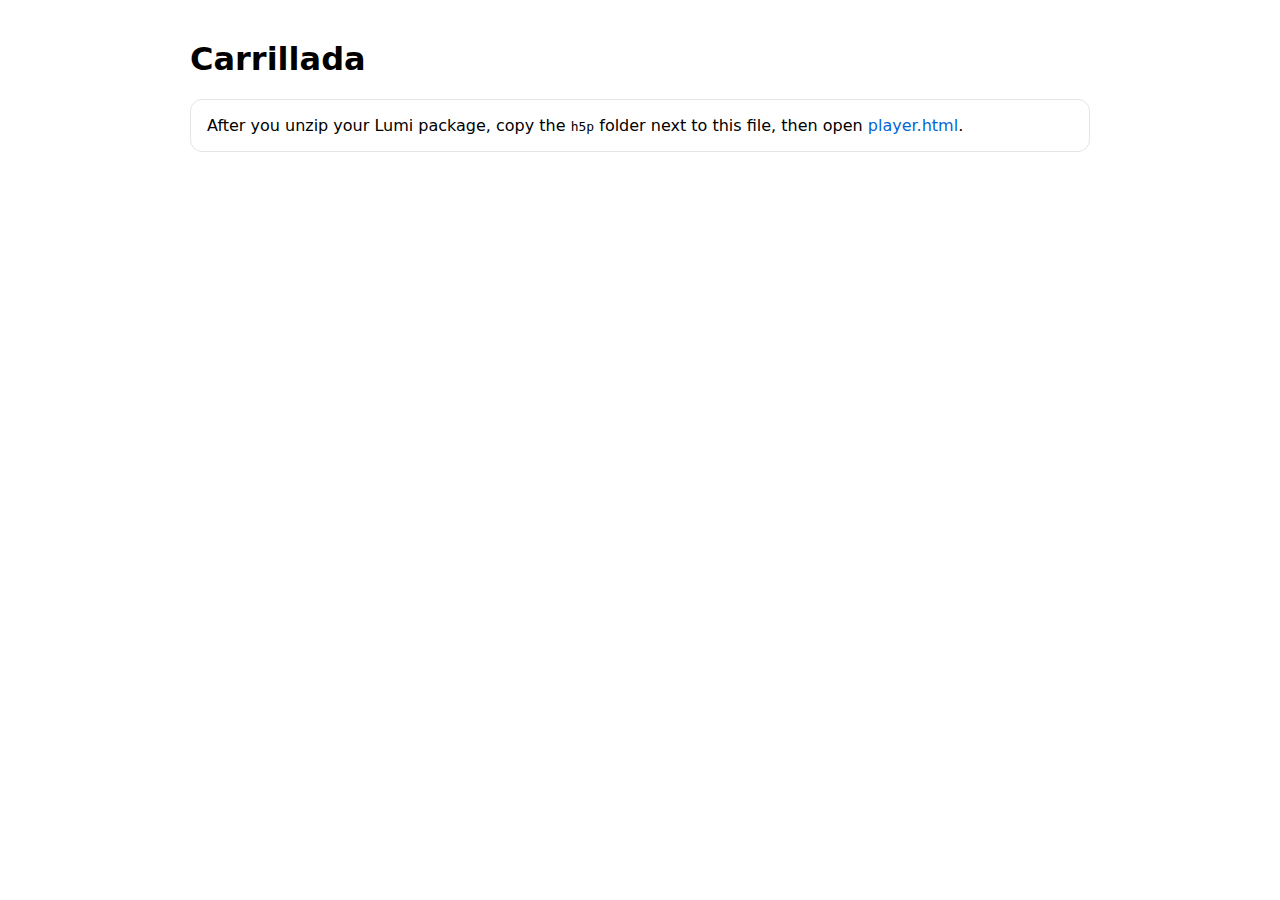
<file: index.html>
﻿<!doctype html>
<html lang='en'>
<meta charset='utf-8'>
<meta name='viewport' content='width=device-width,initial-scale=1'>
<title>Carrillada</title>
<style>
  body{font-family:system-ui,Segoe UI,Roboto,Arial,sans-serif;max-width:900px;margin:40px auto;padding:0 16px}
  a{color:#0366d6;text-decoration:none}
  .card{border:1px solid #e5e5e5;border-radius:12px;padding:16px}
</style>
<h1>Carrillada</h1>
<p class="card">After you unzip your Lumi package, copy the <code>h5p</code> folder next to this file, then open <a href="./player.html">player.html</a>.</p>
</file>
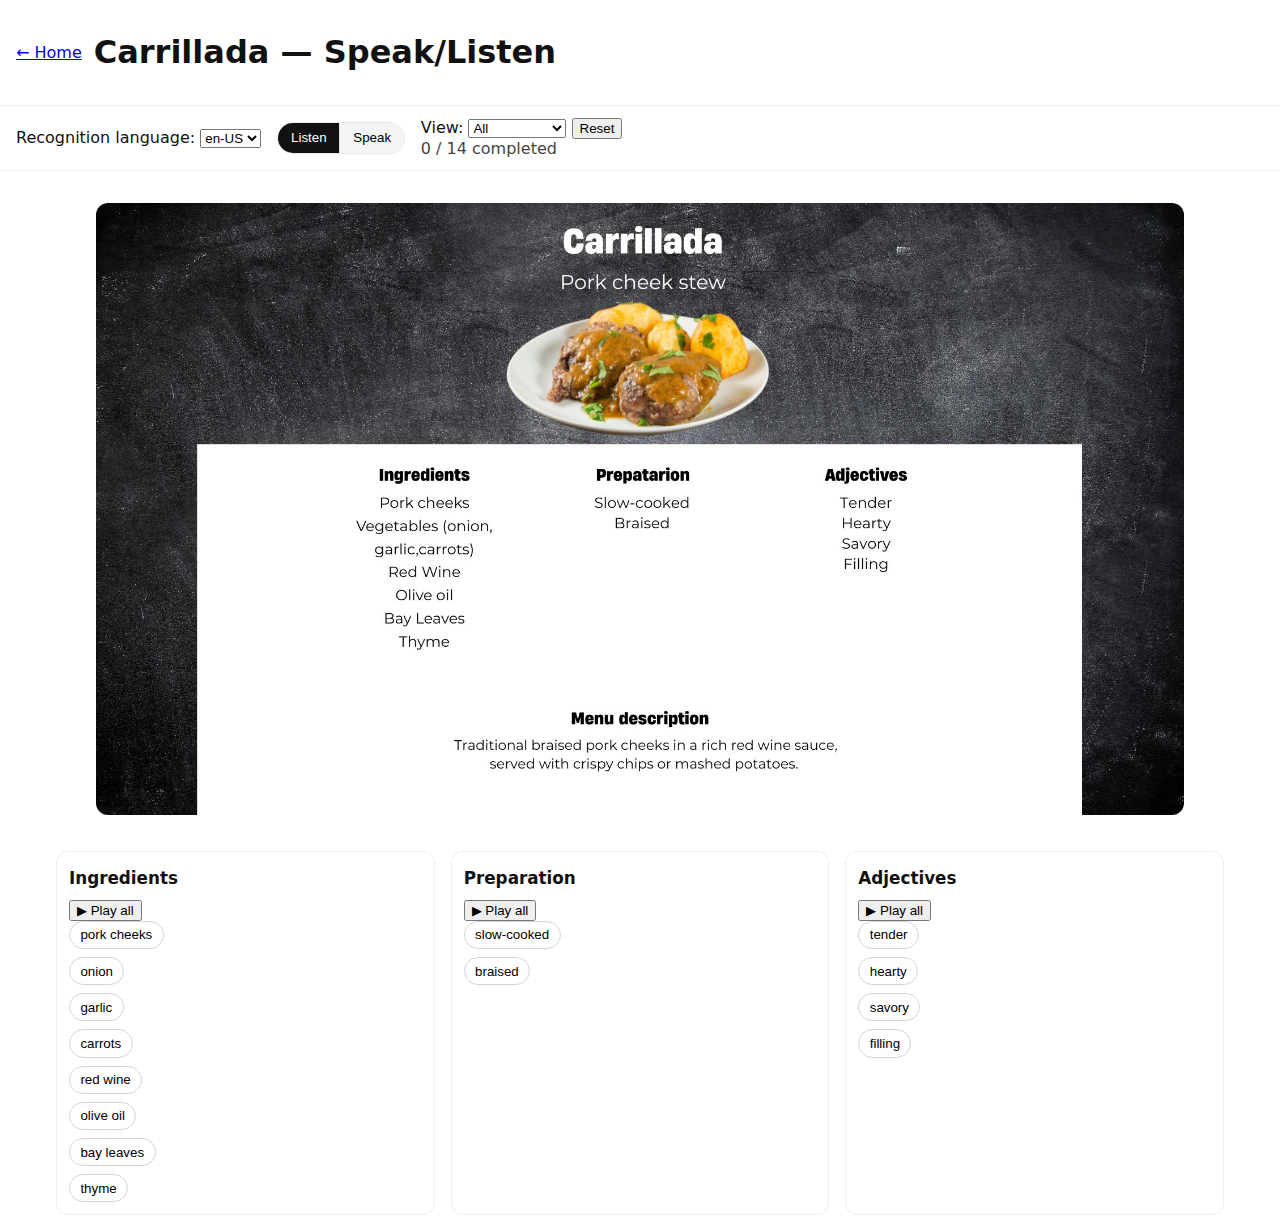
<file: speak-carrillada.html>
﻿<!doctype html>
<html lang="en">
<meta charset="utf-8">
<meta name="viewport" content="width=device-width,initial-scale=1">
<title>Carrillada — Speak/Listen</title>
<link rel="stylesheet" href="speak.css">
<body>
<header class="site-header">
  <a class="back-link" href="./">← Home</a>
  <h1 id="activity-title">Carrillada — Speak/Listen</h1>
</header>

<div class="controls">
  <label>Recognition language:
    <select id="lang-select" aria-label="Recognition language"></select>
  </label>
  <div class="segmented" role="group" aria-label="Mode">
    <button id="mode-listen" class="seg active" type="button" aria-pressed="true">Listen</button>
    <button id="mode-speak" class="seg" type="button" aria-pressed="false">Speak</button>
  </div>

  <div class="controls-right">
    <label>View:
      <select id="view-mode" aria-label="View mode">
        <option value="all" selected>All</option>
        <option value="step">Step-by-step</option>
      </select>
    </label>

    <div id="step-nav" class="step-nav" hidden>
      <button id="prev-sec" class="btn btn-ghost" type="button">← Prev</button>
      <span id="sec-label"></span>
      <button id="next-sec" class="btn btn-ghost" type="button">Next →</button>
    </div>

    <button id="reset" class="btn btn-ghost" type="button" title="Clear progress">Reset</button>
    <div id="progress" class="progress" aria-live="polite">0 completed</div>
  </div>
</div>

<main class="grid">
  <figure class="stage" aria-label="Carrillada image">
    <img id="bg-image" alt="">
  </figure>

  <section id="columns" class="columns" aria-label="Vocabulary columns"></section>
</main>

<div id="err" class="error" hidden></div>

<script src="speak.js?v=4" defer></script>
</body>
</html>
</file>
<file: speak.css>
﻿:root{--pad:16px}
*{box-sizing:border-box}
body{font-family:system-ui,Segoe UI,Roboto,Arial,sans-serif;margin:0;color:#111}
.site-header{display:flex;gap:12px;align-items:center;border-bottom:1px solid #eee;padding:12px 16px}
.controls{display:flex;gap:16px;align-items:center;flex-wrap:wrap;padding:12px 16px;border-bottom:1px solid #eee}
.progress{margin-left:auto;opacity:.8}
.segmented{display:inline-flex;border:1px solid #e5e7eb;border-radius:999px;overflow:hidden}
.seg{padding:.45rem .8rem;border:none;background:#f3f4f6;cursor:pointer}
.seg + .seg{border-left:1px solid #e5e7eb}
.seg.active{background:#111;color:#fff}

/* Image first, activity below */
.grid{display:grid;grid-template-columns:1fr;gap:20px;max-width:1200px;margin:0 auto;padding:16px}
.stage>img{width:100%;height:auto;border-radius:12px;display:block}

/* Three responsive word columns */
.columns{display:grid;grid-template-columns:repeat(auto-fit,minmax(220px,1fr));gap:16px}
.col{border:1px solid #eee;border-radius:12px;padding:12px}
.col h2{margin:.25rem 0 .75rem;font-size:1.05rem}
.wordlist{list-style:none;margin:0;padding:0;display:flex;flex-direction:column;gap:8px}
.word-row{display:flex;align-items:center;gap:10px}
.word{border:1px solid #d1d5db;background:#fff;border-radius:999px;padding:.35rem .65rem;cursor:pointer}
.word.done{background:#16a34a;color:#fff;border-color:#16a34a}
.status{min-width:1.25rem;text-align:center}
</file>
